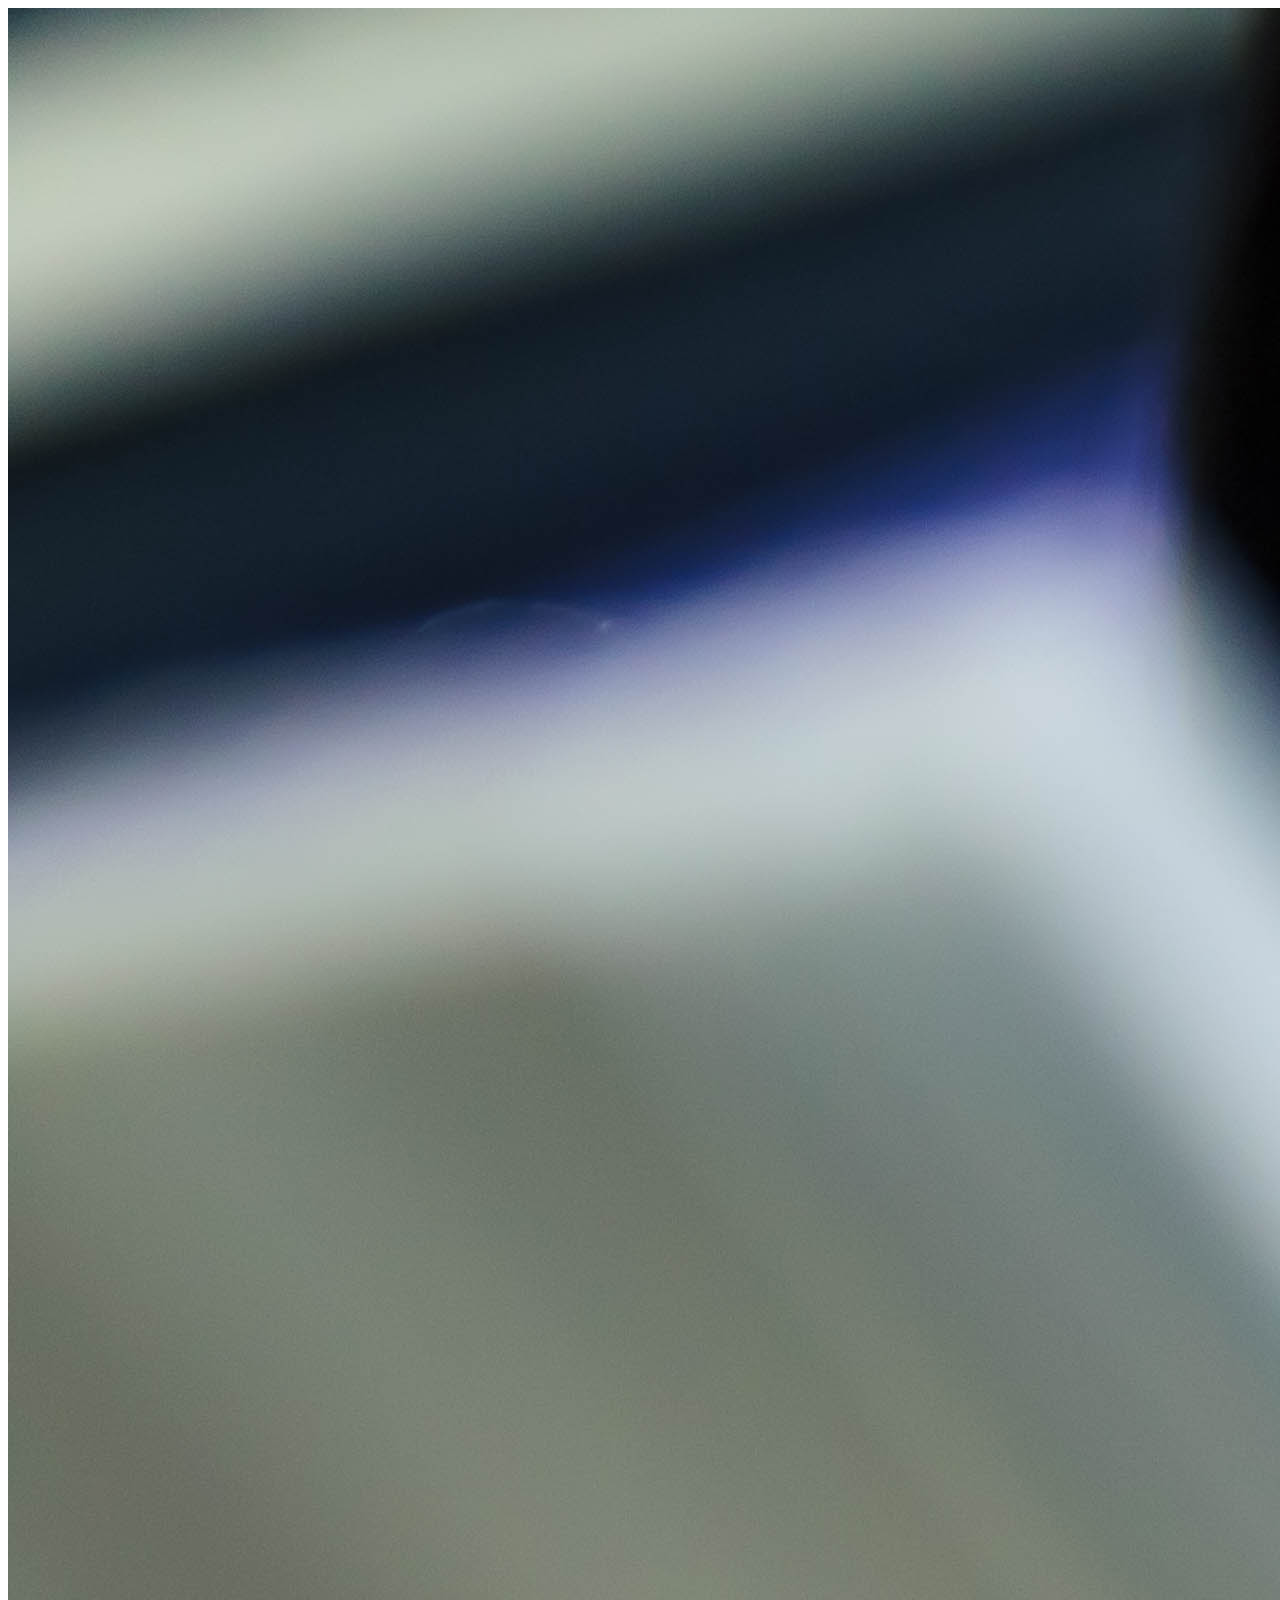
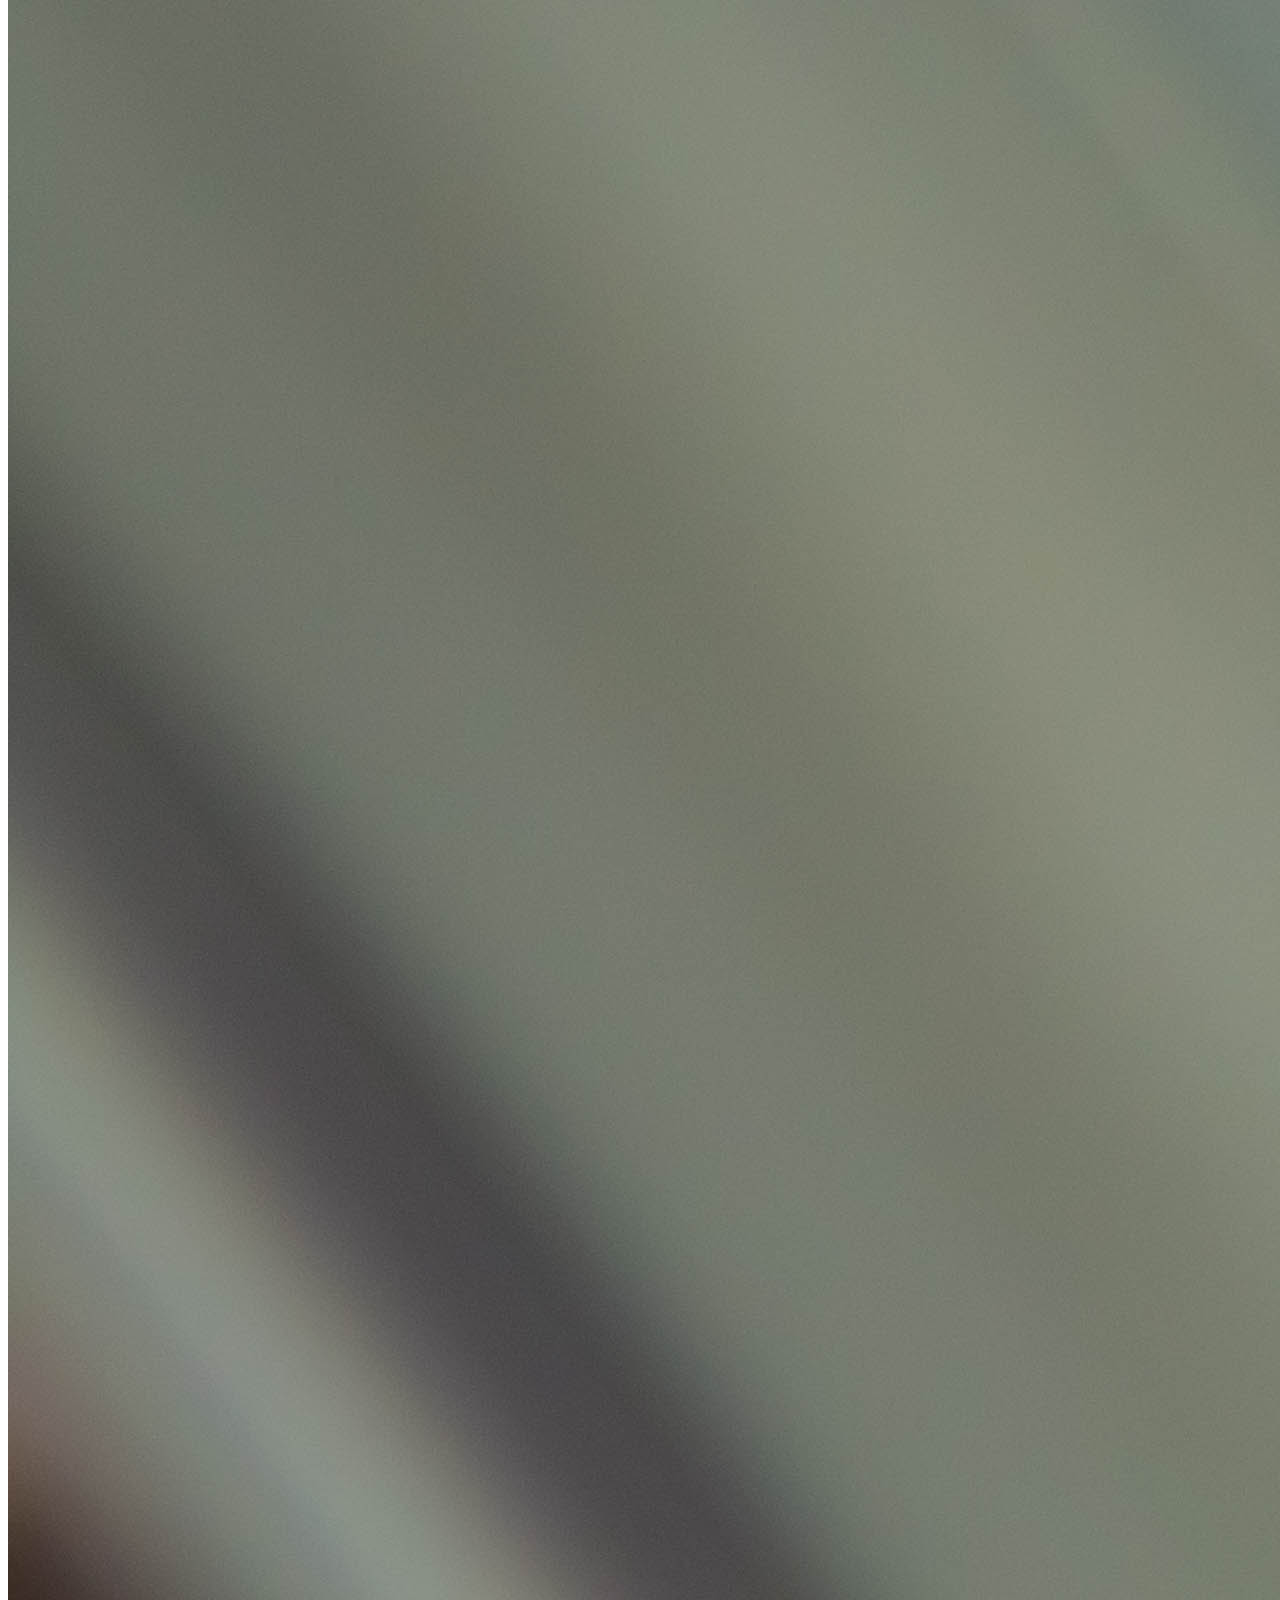
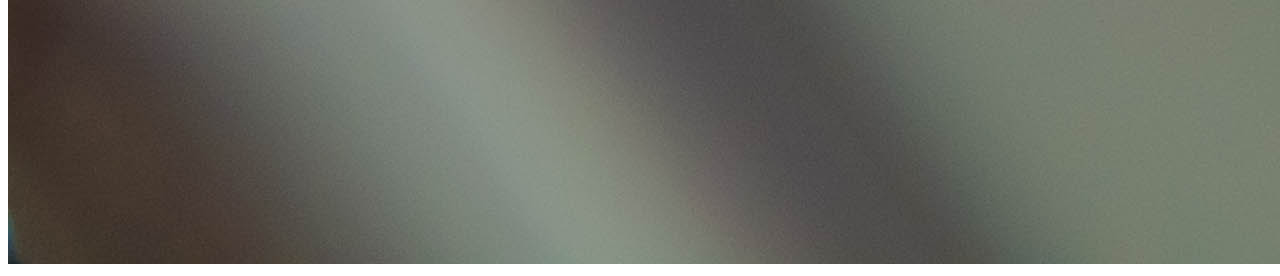
<file: portfolio.html>
<!DOCTYPE html>
<html lang="pt-br">
<head>
    <meta charset="UTF-8">
    <meta http-equiv="X-UA-Compatible" content="IE=edge">
    <meta name="viewport" content="width=device-width, initial-scale=1.0">
    <title>Document</title>
</head>
<body>
    <img src="Imagens\principal\foto1.jpg" alt="blank">
</body>
</html>
</file>
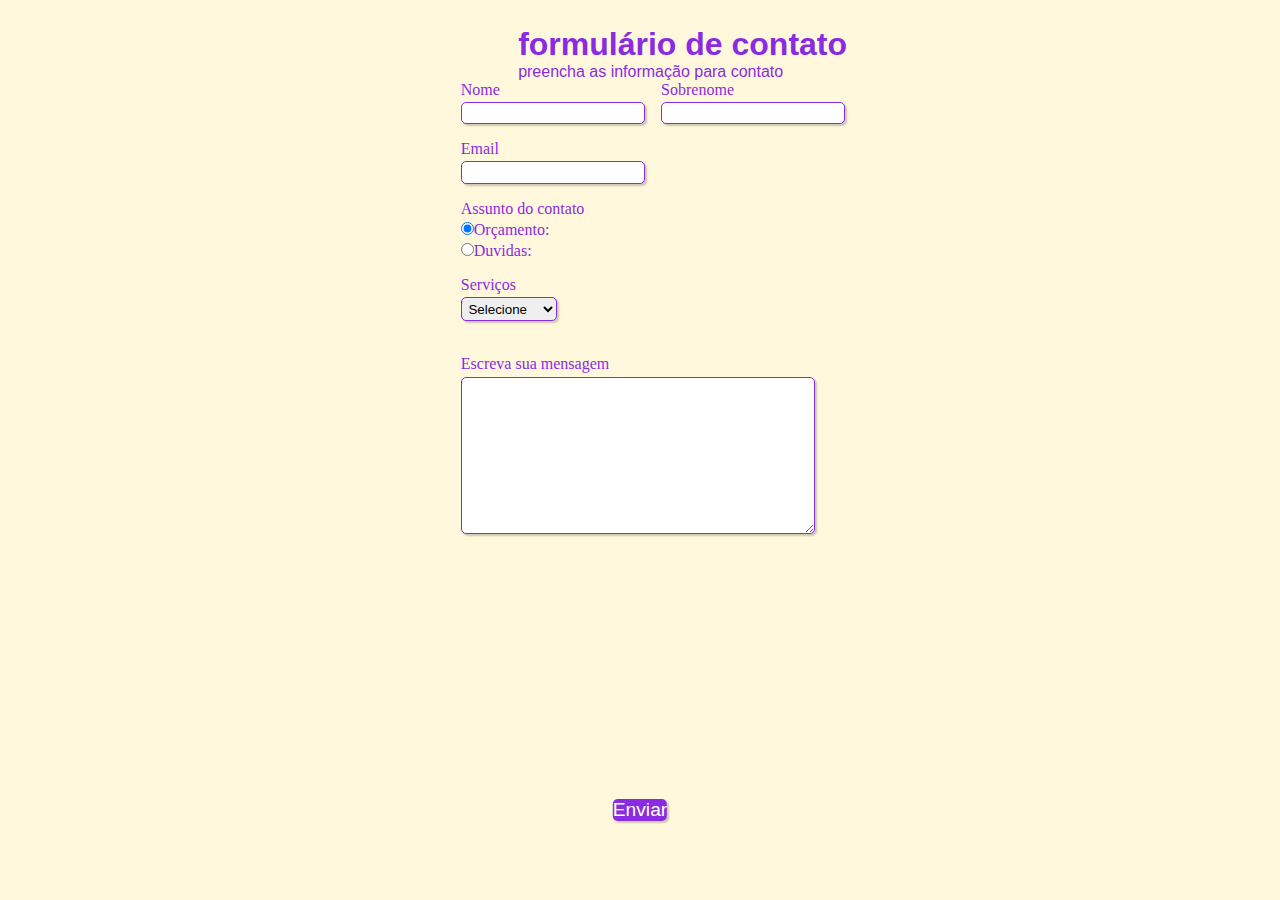
<file: formulário/formulario.html>
<!DOCTYPE html>
<html lang="pt-br">
<head>
    <meta charset="UTF-8">
    <meta http-equiv="X-UA-Compatible" content="IE=edge">
    <meta name="viewport" content="width=device-width, initial-scale=1.0">
    <title>formulário</title>
    <link rel="stylesheet" href="formulario.css" type="text/css" media="screen">
</head>
<body>
    <div>
        <h1 id="titulo">formulário de contato</h1>
        <p id="subtitulo">preencha as informação para contato</p>
    </div>

    <form>
        <fieldset class="grupo">
            <div class="campo">
                <label for="nome" >Nome</label>
                <input type="text" name="nome" id="nome" required>
            </div>
            <div class="campo">
                <label for="sobrenome">Sobrenome</label>
                <input type="text" name="sobrenome" id="sobrenome" required> 
            </div>
        </fieldset>
        <div class="campo">
            <label for="email">Email</label>
            <input type="email" name="email" id="email" required>
        </div>

        <div class="campo">
            <label for="orcamento">Assunto do contato</label>
            <label>
                <input type="radio" name="orcamento" value="orcamento" checked>Orçamento:
            </label>
            <label for="duvidas">
                <input type="radio" name="duvidas" value="duvidas">Duvidas:
            </label>
        </div>
        <div class="campo">
            <label>Serviços</label>
            <Select>
            <option>Selecione</option>
            <option>Casamento</option>
            <option>15 anos</option>
            <option>NewBounr</option>
            <option>Outros</option>
            </Select> 
        </div>
        <div class="campo">
            <br>
            <label for="mensagem">Escreva sua mensagem</label>
            <textarea name="mensagem" id="mensagem" cols="30" rows="10" style="width: 26em;"></textarea>
        </div>
        <button class="botao" type="submit">Enviar</button>
    </form>

</body>
</html>
</file>
<file: formulário/formulario.css>
*{
    margin: 0;
    padding: 0;
}

#titulo {
    font-family: sans-serif;
    color: blueviolet;
    margin-left: 7%;
}

#subtitulo {
    font-family: sans-serif;
    color: blueviolet;
    margin-left: 7%;
}

fieldset {
    border: 0;
    
}

body {
    background-color: cornsilk;
    font-size: 1em;
    color: blueviolet;
    margin-left: 36%;
    margin-top: 2%;
    justify-content: center;
}

input, select, textarea, button {
    border-radius: 5px;
}

.campo {
    margin-bottom: 1em;
}

.campo label {
    margin-bottom: 0.2em;
    color: blueviolet;
    display: block;
}

fieldset.grupo .campo {
    float: left;
    margin-right: 1em;
}

.campo input[type="text"], .campo input[type="email"], .campo select, .campo textarea{
    padding: 0.2em;
    border: 1px solid blueviolet;
    box-shadow: 2px 2px 2px rgba(0, 0, 0, 0.2);
    display: block;
}

.campo select option {
    padding-right: 1em;
}

.campo input:focus, .campo select:focus, .campo textarea:focus{
    background: white;
}
.botao {
    font-size: 1.2em;
    background: blueviolet;
    border: 0;
    margin-bottom: 1em;
    color: white;
    padding: 0.2em 0.6;
    box-shadow: 2px 2px 2px rgba(0, 0, 0,0.2);
    position: absolute;
    top: 90%;
    left: 50%;
    margin-right: -50%;
    transform: translate(-50%, -50%);
}

.botao:hover{
    background: blueviolet;
    box-shadow:inset rgba(0, 0, 0, 0.2);
    text-shadow: none;
}
</file>
